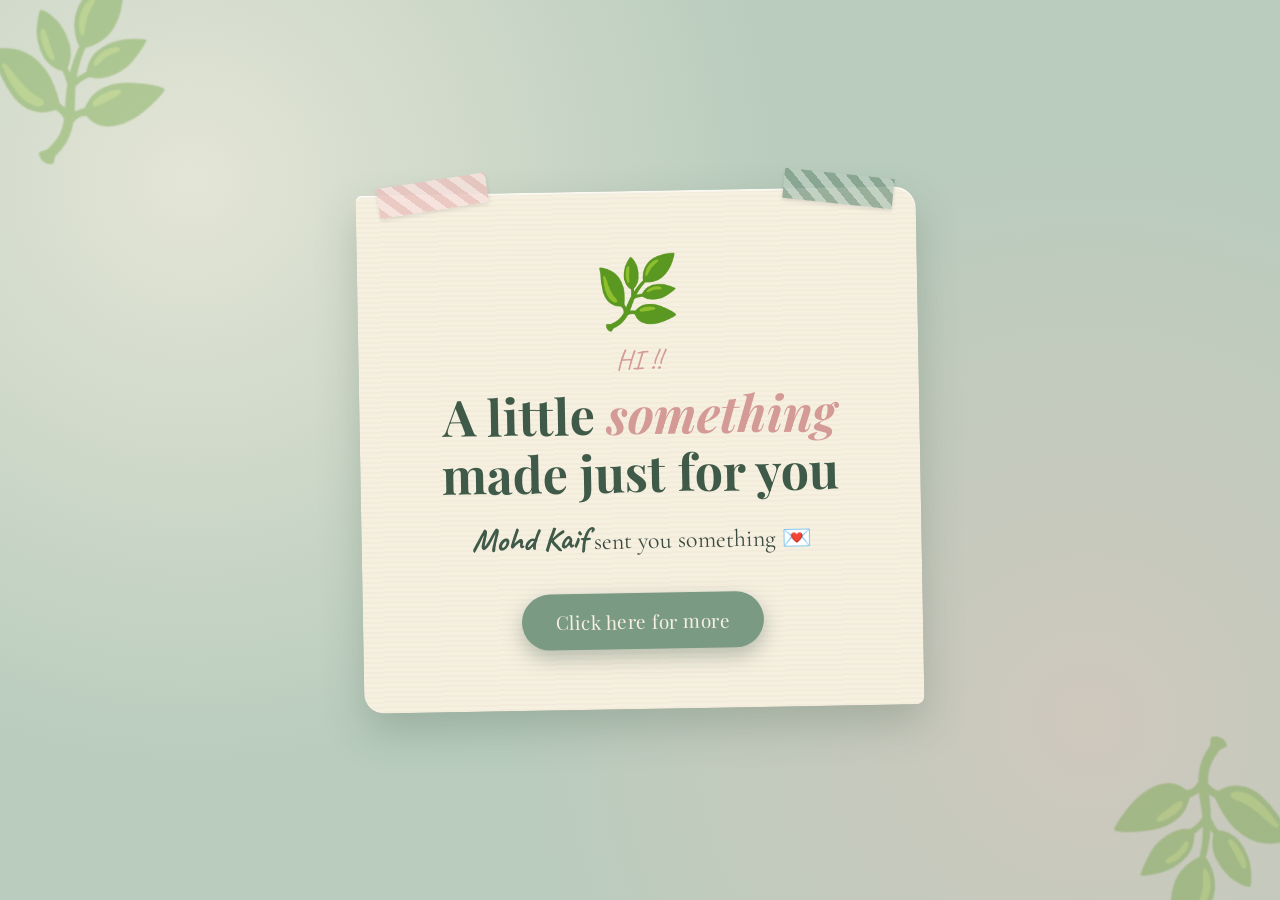
<file: index.html>
<!DOCTYPE html>
<html lang="en">
<head>
  <meta charset="UTF-8">
  <meta name="viewport" content="width=device-width, initial-scale=1">
  <meta name="theme-color" content="#b9ccbd">
  <title>A little something for you 🌿</title>
  <link rel="preconnect" href="https://fonts.googleapis.com">
  <link rel="preconnect" href="https://fonts.gstatic.com" crossorigin>
  <link href="https://fonts.googleapis.com/css2?family=Caveat:wght@500;700&family=Cormorant+Garamond:wght@500;600&family=Playfair+Display:ital,wght@0,700;1,700&display=swap" rel="stylesheet">
  <link rel="stylesheet" href="style.css">
</head>
<body>
  <div class="corner tl">🌿</div>
  <div class="corner br">🌿</div>
  <div id="petals"></div>

  <main class="stage">
    <section class="card">
      <span class="leaf-icon">🌿</span>
      <p class="eyebrow">HI !! </p>
      <h1>A little <span>something</span><br>made just for you</h1>
      <p class="sub"><b>Mohd Kaif</b> sent you something 💌</p>
      <a class="btn" id="goBtn" href="message.html">Click here for more</a>
    </section>
  </main>

  <script src="script.js"></script>
</body>
</html>
</file>
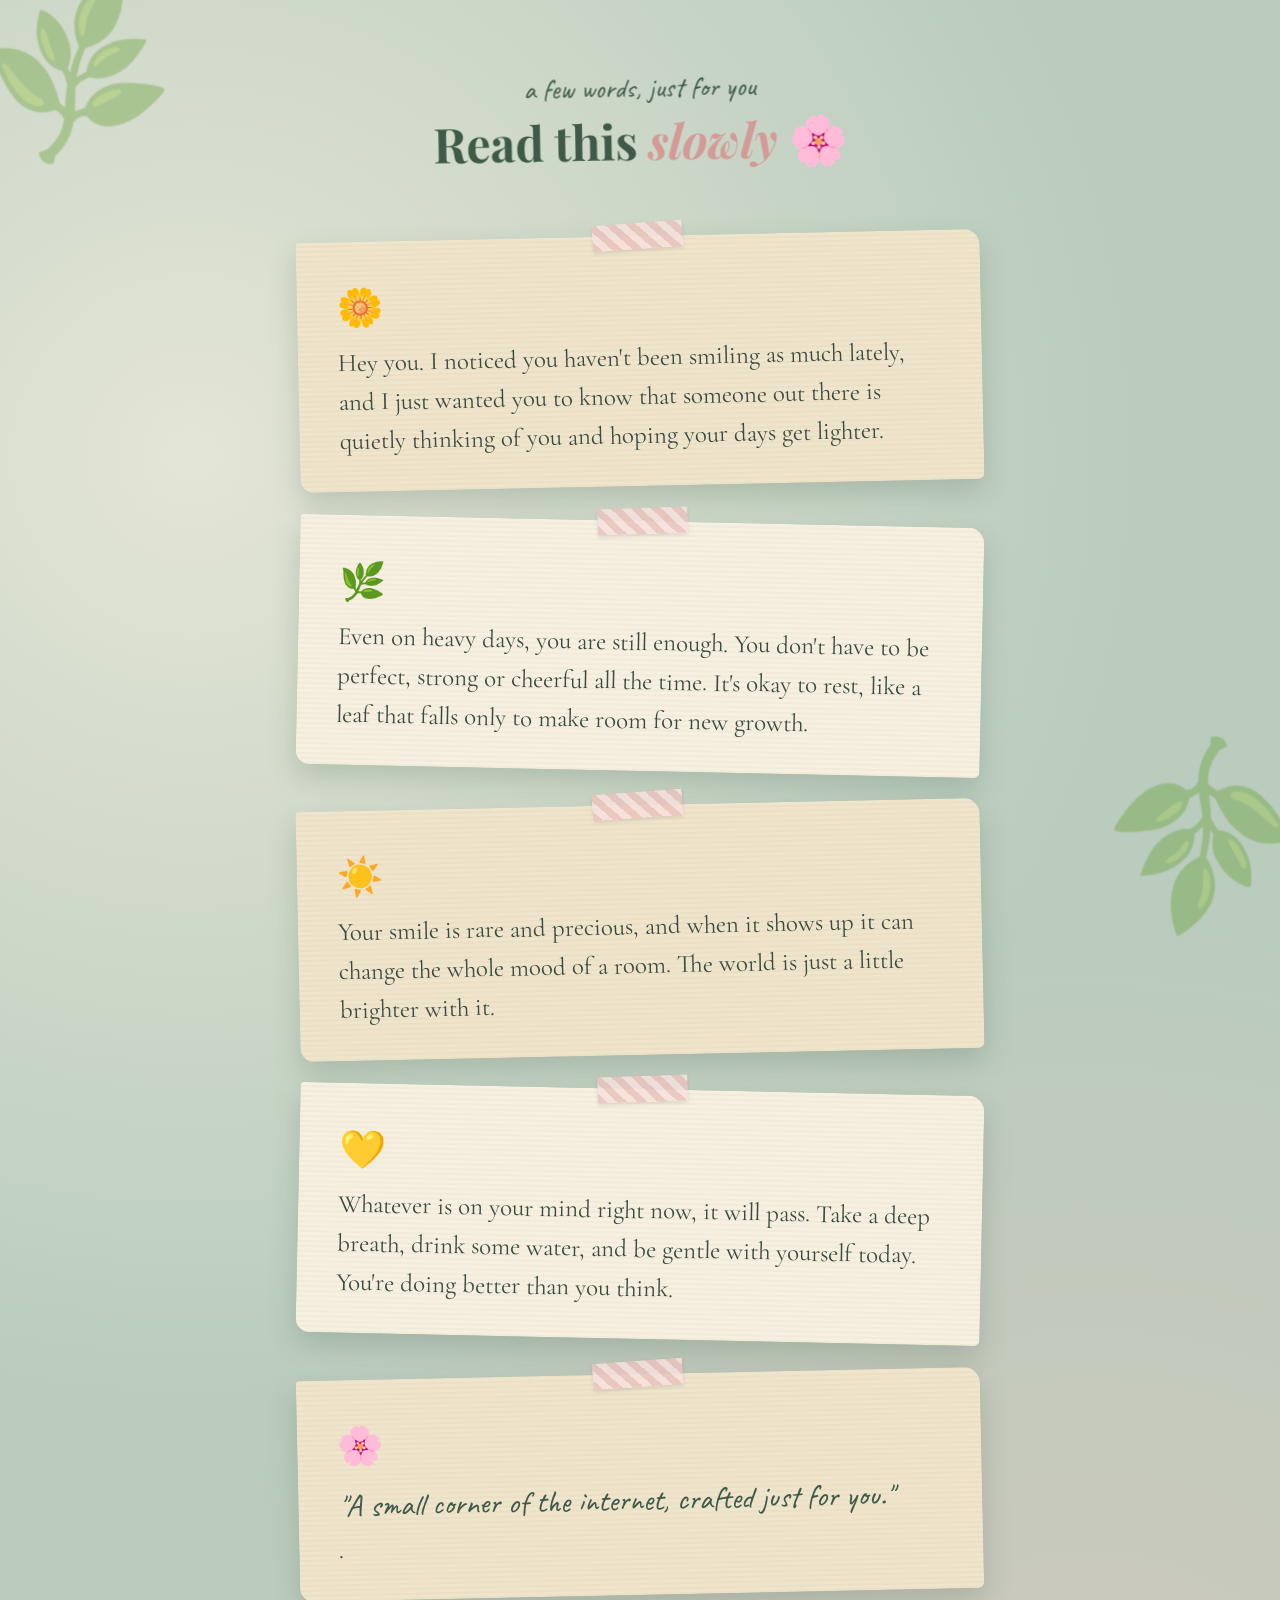
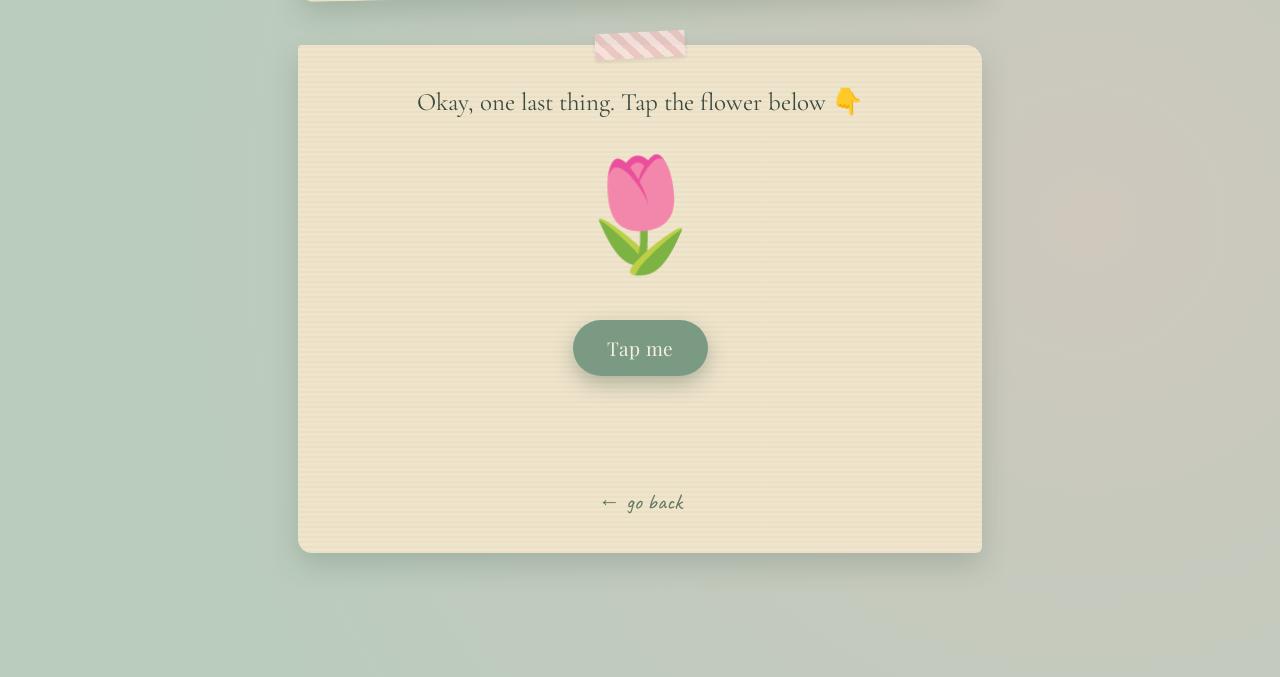
<file: message.html>
<!DOCTYPE html>
<html lang="en">
<head>
  <meta charset="UTF-8">
  <meta name="viewport" content="width=device-width, initial-scale=1">
  <meta name="theme-color" content="#b9ccbd">
  <title>For you 🌸</title>
  <link rel="preconnect" href="https://fonts.googleapis.com">
  <link rel="preconnect" href="https://fonts.gstatic.com" crossorigin>
  <link href="https://fonts.googleapis.com/css2?family=Caveat:wght@500;700&family=Cormorant+Garamond:wght@500;600&family=Playfair+Display:ital,wght@0,700;1,700&display=swap" rel="stylesheet">
  <link rel="stylesheet" href="style.css">
</head>
<body class="page-two">
  <div class="corner tl">🌿</div>
  <div class="corner br">🌿</div>
  <div id="petals"></div>

  <main class="wrap">
    <header class="hero">
      <p class="hand">a few words, just for you</p>
      <h1>Read this <span style="color:var(--blush-deep);font-style:italic">slowly</span> 🌸</h1>
    </header>

    <article class="note">
      <span class="emoji">🌼</span>
      Hey you. I noticed you haven't been smiling as much lately, and I just wanted you to know that
      someone out there is quietly thinking of you and hoping your days get lighter.
    </article>

    <article class="note">
      <span class="emoji">🌿</span>
      Even on heavy days, you are still enough. You don't have to be perfect, strong or cheerful
      all the time. It's okay to rest, like a leaf that falls only to make room for new growth.
    </article>

    <article class="note">
      <span class="emoji">☀️</span>
      Your smile is rare and precious, and when it shows up it can change the whole mood of a room.
      The world is just a little brighter with it.
    </article>

    <article class="note">
      <span class="emoji">💛</span>
      Whatever is on your mind right now, it will pass. Take a deep breath, drink some water,
      and be gentle with yourself today. You're doing better than you think.
    </article>

    <article class="note">
      <span class="emoji">🌸</span>
      <span class="hand">"A small corner of the internet, crafted just for you."</span><br>
   .
    </article>

    <section class="finale note" style="--tilt:0deg">
      <p>Okay, one last thing. Tap the flower below 👇</p>
      <span class="smile" id="smile">🌷</span>
      <button class="btn" id="smileBtn" type="button">Tap me</button>
      <p class="final-msg" id="finalMsg"></p>
      <a class="back" href="index.html">← go back</a>
    </section>
  </main>

  <script src="script.js"></script>
</body>
</html>
</file>
<file: style.css>
/* ===== Soft Botanical theme: Organic & Serene ===== */
:root {
  --sage: #b9ccbd;
  --sage-deep: #7a9a84;
  --sage-dark: #3f5a48;
  --ecru: #f6f0e1;
  --paper: #efe4cc;
  --blush: #e9c3be;
  --blush-deep: #d49a95;
  --ink: #3b4a3f;
}

* { box-sizing: border-box; margin: 0; padding: 0; }

html { scroll-behavior: smooth; }

body {
  min-height: 100vh;
  min-height: 100dvh;
  font-family: "Cormorant Garamond", Georgia, serif;
  color: var(--ink);
  background:
    radial-gradient(circle at 15% 20%, rgba(246,240,225,.7), transparent 45%),
    radial-gradient(circle at 85% 80%, rgba(233,195,190,.45), transparent 45%),
    var(--sage);
  overflow-x: hidden;
  -webkit-tap-highlight-color: transparent;
}

/* floating leaves / petals layer */
#petals { position: fixed; inset: 0; pointer-events: none; overflow: hidden; z-index: 1; }
.petal {
  position: absolute;
  top: -10%;
  opacity: .85;
  animation: fall linear forwards;
  user-select: none;
}
@keyframes fall {
  0%   { transform: translateY(0) translateX(0) rotate(0deg); opacity: 0; }
  10%  { opacity: .9; }
  100% { transform: translateY(115vh) translateX(var(--drift, 40px)) rotate(var(--spin, 360deg)); opacity: .8; }
}

/* decorative corner foliage */
.corner { position: fixed; font-size: clamp(60px, 14vw, 140px); opacity: .35; pointer-events: none; z-index: 0; }
.corner.tl { top: -10px; left: -10px; transform: rotate(-20deg); }
.corner.br { bottom: -14px; right: -10px; transform: rotate(150deg); }

/* ===== Page 1: welcome ===== */
.stage {
  position: relative; z-index: 2;
  min-height: 100vh; min-height: 100dvh;
  display: flex; align-items: center; justify-content: center;
  padding: 24px 16px;
}

.card {
  position: relative;
  width: min(92vw, 560px);
  background:
    repeating-linear-gradient(0deg, rgba(160,130,80,.04) 0 2px, transparent 2px 5px),
    var(--ecru);
  border-radius: 6px 22px 8px 20px;
  padding: clamp(36px, 7vw, 60px) clamp(22px, 6vw, 50px);
  text-align: center;
  box-shadow: 0 18px 40px rgba(63,90,72,.25), 0 2px 0 rgba(255,255,255,.6) inset;
  transform: rotate(-1deg);
  animation: floatIn 1.2s cubic-bezier(.2,.8,.2,1) both;
}
@keyframes floatIn {
  from { opacity: 0; transform: translateY(40px) rotate(3deg) scale(.95); }
  to   { opacity: 1; transform: translateY(0) rotate(-1deg) scale(1); }
}

/* washi tape */
.card::before, .card::after {
  content: "";
  position: absolute; top: -14px;
  width: 110px; height: 30px;
  background: repeating-linear-gradient(45deg, rgba(233,195,190,.85) 0 8px, rgba(246,225,221,.85) 8px 16px);
  box-shadow: 0 2px 4px rgba(0,0,0,.1);
}
.card::before { left: 22px; transform: rotate(-8deg); }
.card::after  { right: 22px; transform: rotate(7deg); background: repeating-linear-gradient(45deg, rgba(122,154,132,.75) 0 8px, rgba(185,204,189,.85) 8px 16px); }

.leaf-icon { font-size: clamp(46px, 11vw, 70px); display: inline-block; animation: sway 4s ease-in-out infinite; }
@keyframes sway { 0%,100% { transform: rotate(-8deg); } 50% { transform: rotate(8deg); } }

.eyebrow {
  font-family: "Caveat", cursive;
  font-size: clamp(22px, 5vw, 28px);
  color: var(--blush-deep);
  margin-top: 6px;
}

h1 {
  font-family: "Playfair Display", serif;
  font-weight: 700;
  font-size: clamp(30px, 8vw, 50px);
  line-height: 1.15;
  color: var(--sage-dark);
  margin: 8px 0 14px;
}
h1 span { color: var(--blush-deep); font-style: italic; }

.sub {
  font-size: clamp(19px, 4.6vw, 24px);
  line-height: 1.5;
  margin-bottom: 30px;
}
.sub b { font-family: "Caveat", cursive; font-size: 1.35em; color: var(--sage-dark); }

.btn {
  display: inline-block;
  font-family: "Playfair Display", serif;
  font-size: clamp(16px, 4.2vw, 19px);
  letter-spacing: .5px;
  text-decoration: none;
  color: var(--ecru);
  background: var(--sage-deep);
  padding: 15px 34px;
  border: none;
  border-radius: 999px;
  cursor: pointer;
  box-shadow: 0 8px 20px rgba(63,90,72,.35);
  transition: transform .25s, background .25s, box-shadow .25s;
  animation: pulse 2.4s ease-in-out infinite;
}
.btn:hover, .btn:focus-visible { background: var(--sage-dark); transform: translateY(-3px) scale(1.04); outline: none; }
.btn:active { transform: scale(.96); }
@keyframes pulse {
  0%,100% { box-shadow: 0 8px 20px rgba(63,90,72,.35), 0 0 0 0 rgba(212,154,149,.55); }
  50%     { box-shadow: 0 8px 20px rgba(63,90,72,.35), 0 0 0 14px rgba(212,154,149,0); }
}

/* ===== Page 2: messages ===== */
.wrap {
  position: relative; z-index: 2;
  max-width: 720px;
  margin: 0 auto;
  padding: 40px 18px 90px;
}

.hero { text-align: center; padding: 30px 0 20px; animation: floatIn 1.2s both; }
.hero h1 { font-size: clamp(30px, 8vw, 48px); }
.hero p.hand { font-family: "Caveat", cursive; font-size: clamp(22px, 5vw, 28px); color: var(--sage-dark); }

.note {
  position: relative;
  background:
    repeating-linear-gradient(0deg, rgba(160,130,80,.05) 0 2px, transparent 2px 5px),
    var(--paper);
  border-radius: 4px 16px 6px 14px;
  padding: 30px 26px 26px;
  margin: 34px 0;
  box-shadow: 0 12px 28px rgba(63,90,72,.22);
  font-size: clamp(20px, 4.8vw, 25px);
  line-height: 1.55;
  opacity: 0;
  transform: translateY(40px) rotate(var(--tilt, 0deg));
  transition: opacity .9s ease, transform .9s cubic-bezier(.2,.8,.2,1);
}
.note.show { opacity: 1; transform: translateY(0) rotate(var(--tilt, 0deg)); }
.note:nth-of-type(odd)  { --tilt: -1.2deg; }
.note:nth-of-type(even) { --tilt: 1.2deg; background-color: var(--ecru); }
.note::before {
  content: "";
  position: absolute; top: -13px; left: 50%;
  width: 90px; height: 26px;
  transform: translateX(-50%) rotate(-3deg);
  background: repeating-linear-gradient(45deg, rgba(233,195,190,.85) 0 7px, rgba(246,225,221,.85) 7px 14px);
  box-shadow: 0 2px 4px rgba(0,0,0,.1);
}
.note .emoji { font-size: 1.5em; display: block; margin-bottom: 6px; }
.note .hand { font-family: "Caveat", cursive; font-size: 1.25em; color: var(--sage-dark); }

.finale { text-align: center; margin-top: 50px; }
.finale .smile {
  font-size: clamp(70px, 20vw, 110px);
  display: block; margin: 10px 0 18px;
  transition: transform .4s;
}
.finale .smile.pop { animation: pop .8s ease; }
@keyframes pop { 0% { transform: scale(.4) rotate(-20deg); } 60% { transform: scale(1.3) rotate(10deg); } 100% { transform: scale(1) rotate(0); } }

.final-msg {
  font-family: "Caveat", cursive;
  font-size: clamp(28px, 7vw, 42px);
  color: var(--sage-dark);
  min-height: 1.4em;
  margin-top: 22px;
}

.back { display: inline-block; margin-top: 28px; font-family: "Caveat", cursive; font-size: 22px; color: var(--sage-dark); text-decoration: none; opacity: .8; }
.back:hover { opacity: 1; text-decoration: underline; }

/* big screens */
@media (min-width: 900px) {
  .note { padding: 38px 40px 32px; }
}
/* very small phones */
@media (max-width: 360px) {
  .card { padding: 34px 16px; }
  .note { padding: 26px 18px 22px; }
}
@media (prefers-reduced-motion: reduce) {
  * { animation: none !important; transition: none !important; }
  .note { opacity: 1; transform: none; }
}
</file>
